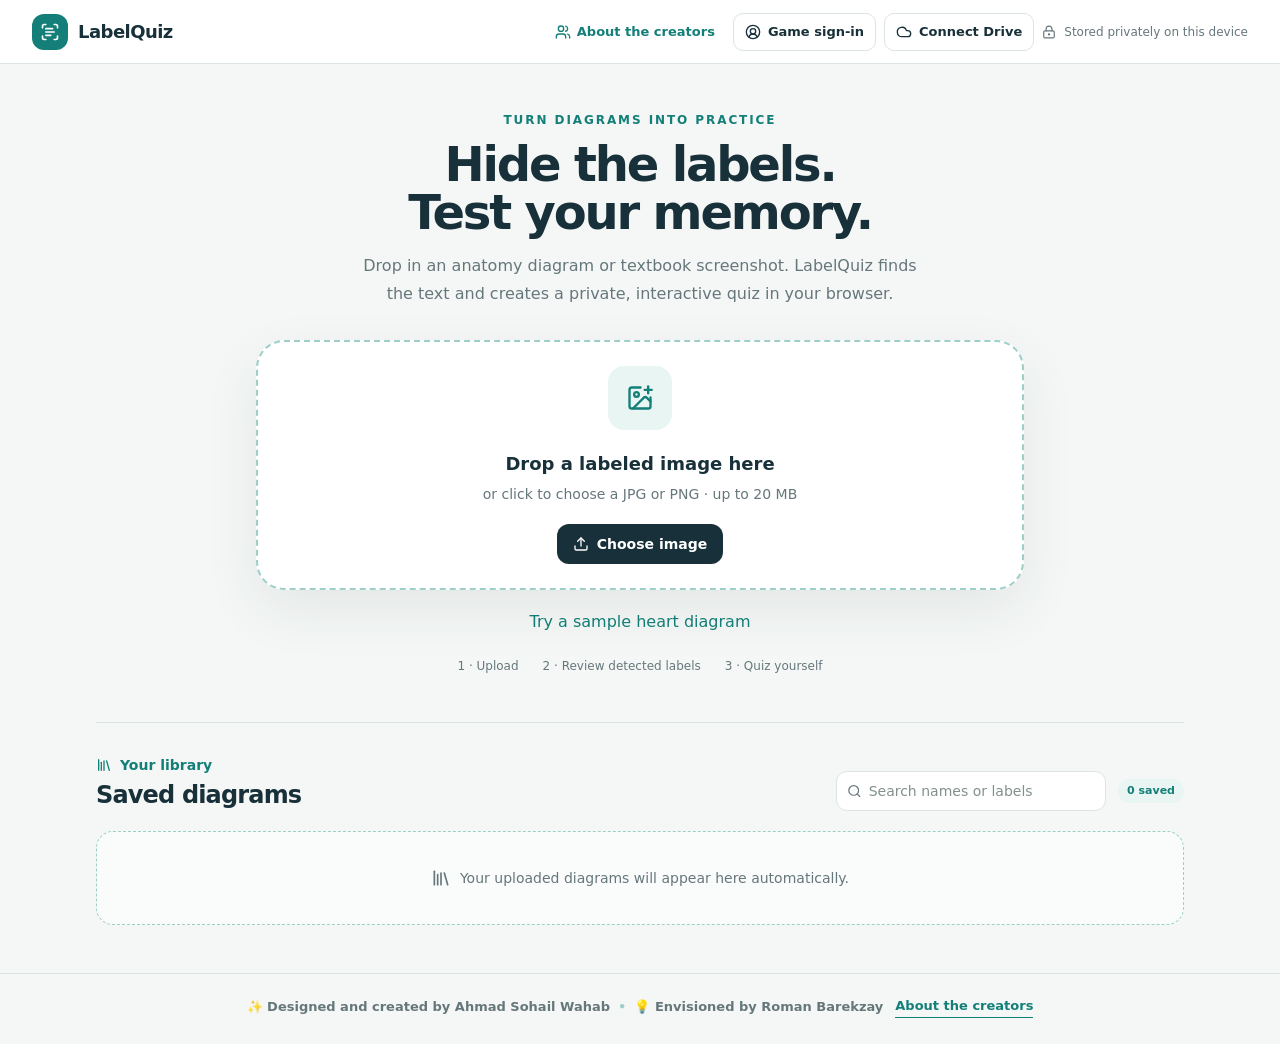
<file: docs/index.html>
<!doctype html>
<html lang="en">
  <head>
    <meta charset="UTF-8" />
    <meta name="viewport" content="width=device-width, initial-scale=1.0" />
    <meta name="theme-color" content="#137f78" />
    <meta name="description" content="Turn labeled diagrams into private, interactive self-tests." />
    <link rel="icon" type="image/svg+xml" href="./favicon.svg" />
    <title>LabelQuiz — Turn labeled diagrams into quizzes</title>
    <script type="module" crossorigin src="./assets/index-DwUTYYhl.js"></script>
    <link rel="stylesheet" crossorigin href="./assets/index-Mi8-qRa7.css">
  </head>
  <body>
    <div id="root"></div>
  </body>
</html>
</file>
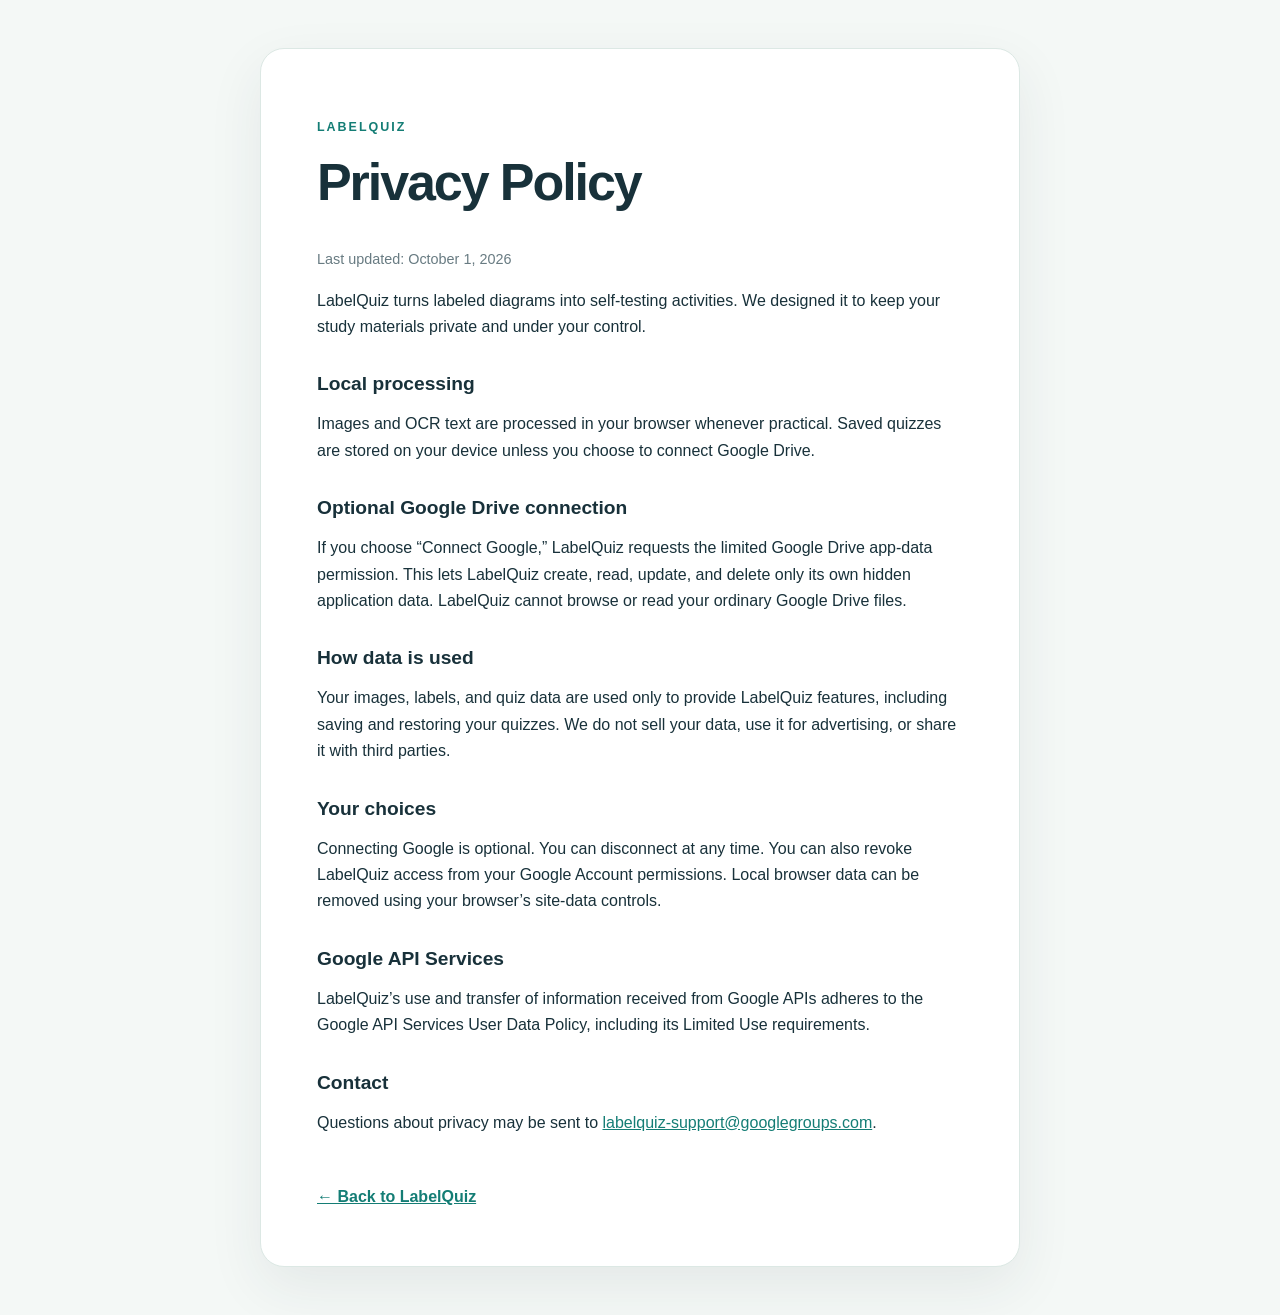
<file: docs/privacy.html>
<!doctype html>
<html lang="en">
  <head>
    <meta charset="UTF-8" />
    <meta name="viewport" content="width=device-width, initial-scale=1.0" />
    <meta name="color-scheme" content="light" />
    <title>Privacy Policy — LabelQuiz</title>
    <style>
      :root { color: #18313a; background: #f4f8f6; font: 16px/1.65 -apple-system, BlinkMacSystemFont, "Segoe UI", sans-serif; }
      * { box-sizing: border-box; }
      body { margin: 0; }
      main { width: min(760px, calc(100% - 32px)); margin: 48px auto; padding: clamp(28px, 6vw, 56px); background: white; border: 1px solid #dce8e4; border-radius: 24px; box-shadow: 0 20px 55px rgba(35, 50, 59, .08); }
      a { color: #147d75; }
      h1, h2 { line-height: 1.2; }
      h1 { margin-top: 0; font-size: clamp(2rem, 6vw, 3.25rem); letter-spacing: -.04em; }
      h2 { margin-top: 2rem; font-size: 1.2rem; }
      .eyebrow { color: #147d75; font-size: .78rem; font-weight: 800; letter-spacing: .16em; text-transform: uppercase; }
      .updated { color: #687b82; font-size: .9rem; }
      .back { display: inline-block; margin-top: 2rem; font-weight: 700; }
    </style>
  </head>
  <body>
    <main>
      <p class="eyebrow">LabelQuiz</p>
      <h1>Privacy Policy</h1>
      <p class="updated">Last updated: October 1, 2026</p>

      <p>LabelQuiz turns labeled diagrams into self-testing activities. We designed it to keep your study materials private and under your control.</p>

      <h2>Local processing</h2>
      <p>Images and OCR text are processed in your browser whenever practical. Saved quizzes are stored on your device unless you choose to connect Google Drive.</p>

      <h2>Optional Google Drive connection</h2>
      <p>If you choose “Connect Google,” LabelQuiz requests the limited Google Drive app-data permission. This lets LabelQuiz create, read, update, and delete only its own hidden application data. LabelQuiz cannot browse or read your ordinary Google Drive files.</p>

      <h2>How data is used</h2>
      <p>Your images, labels, and quiz data are used only to provide LabelQuiz features, including saving and restoring your quizzes. We do not sell your data, use it for advertising, or share it with third parties.</p>

      <h2>Your choices</h2>
      <p>Connecting Google is optional. You can disconnect at any time. You can also revoke LabelQuiz access from your Google Account permissions. Local browser data can be removed using your browser’s site-data controls.</p>

      <h2>Google API Services</h2>
      <p>LabelQuiz’s use and transfer of information received from Google APIs adheres to the Google API Services User Data Policy, including its Limited Use requirements.</p>

      <h2>Contact</h2>
      <p>Questions about privacy may be sent to <a href="mailto:labelquiz-support@googlegroups.com">labelquiz-support@googlegroups.com</a>.</p>

      <a class="back" href="./">← Back to LabelQuiz</a>
    </main>
  </body>
</html>
</file>
